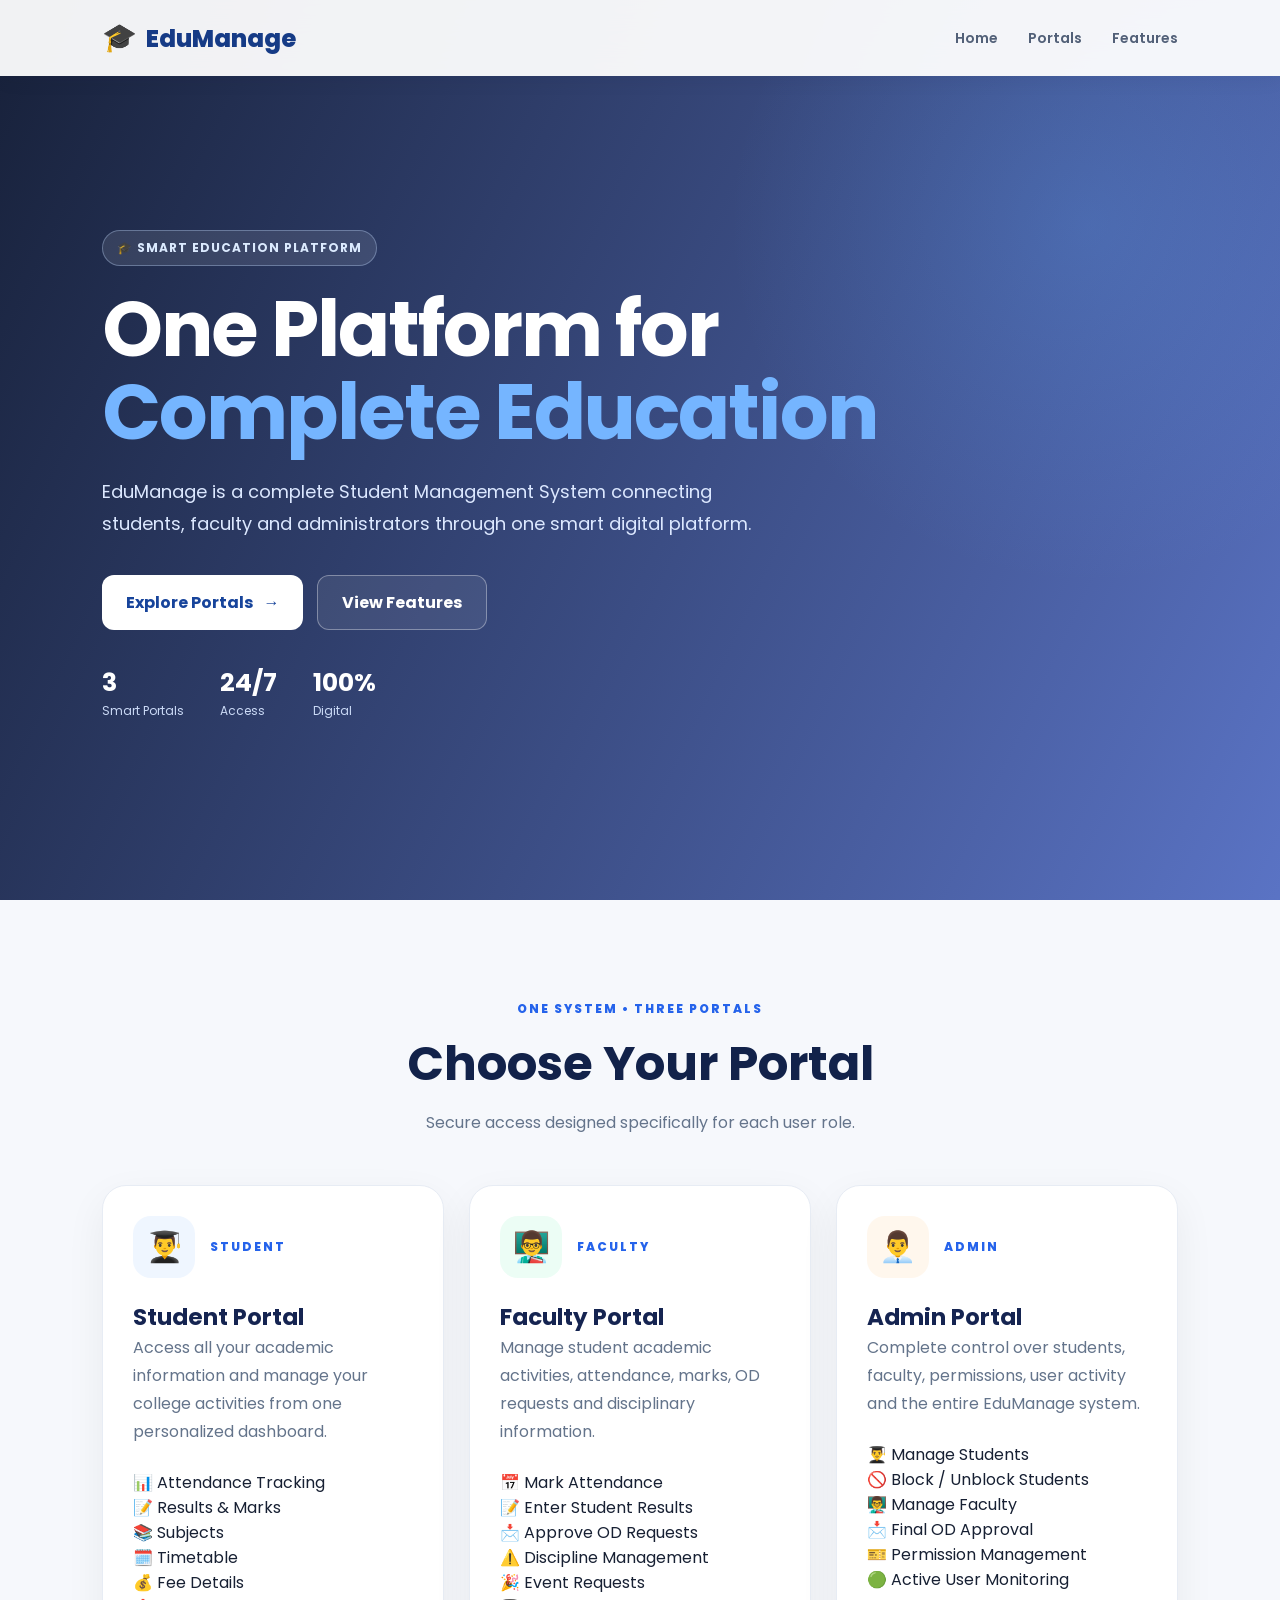
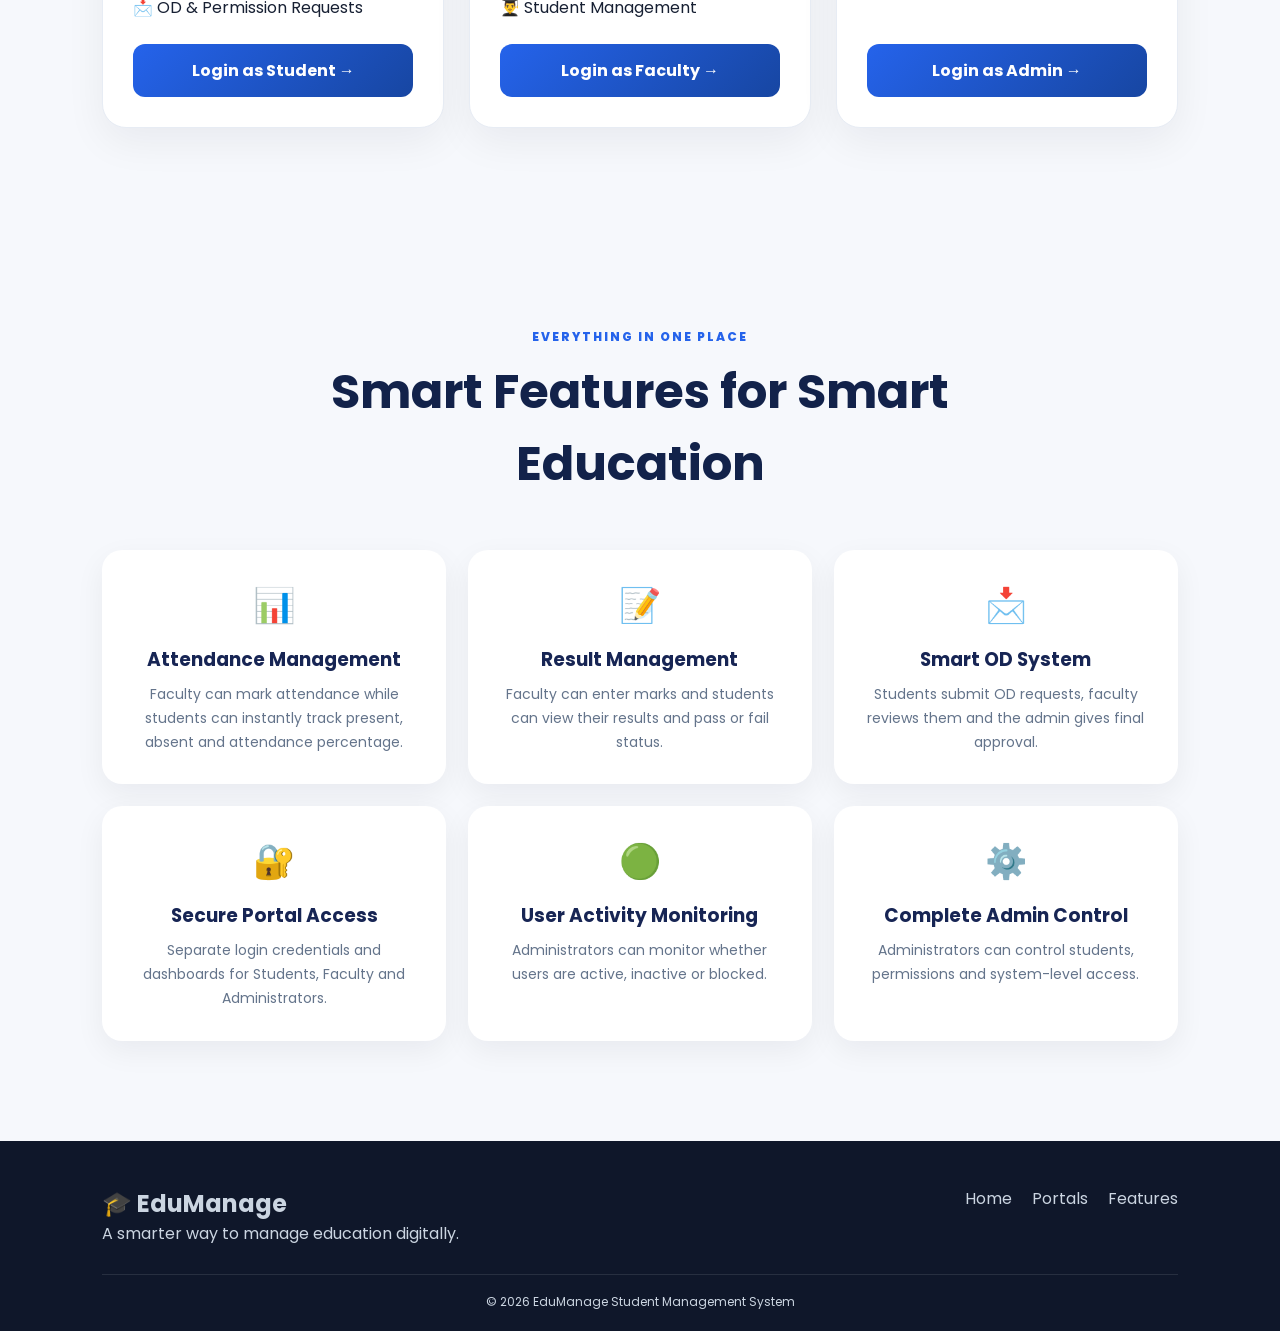
<file: index.html>
<!DOCTYPE html>

<html lang="en">

<head>


<meta charset="UTF-8">

<meta
    name="viewport"
    content="width=device-width, initial-scale=1.0"
>

<title>EduManage | Student Management System</title>

<link
    rel="stylesheet"
    href="style.css"
>

<link
    rel="preconnect"
    href="https://fonts.googleapis.com"
>

<link
    rel="preconnect"
    href="https://fonts.gstatic.com"
    crossorigin
>

<link
    href="https://fonts.googleapis.com/css2?family=Poppins:wght@300;400;500;600;700;800&display=swap"
    rel="stylesheet"
>


</head>

<body class="home-page">


<!-- ================= NAVBAR ================= -->

<nav class="navbar">

    <a
        href="index.html"
        class="logo"
    >

        <span class="logo-icon">
            🎓
        </span>

        <span>
            EduManage
        </span>

    </a>


    <div class="nav-links">

        <a href="#home">
            Home
        </a>

        <a href="#portals">
            Portals
        </a>

        <a href="#features">
            Features
        </a>

    </div>

</nav>



<!-- ================= HERO ================= -->

<section
    class="hero"
    id="home"
>

    <div class="hero-overlay"></div>


    <div class="hero-content">

        <div class="hero-badge">

            🎓 SMART EDUCATION PLATFORM

        </div>


        <h1>

            One Platform for

            <span>
                Complete Education
            </span>

        </h1>


        <p>

            EduManage is a complete Student Management
            System connecting students, faculty and
            administrators through one smart digital platform.

        </p>


        <div class="hero-buttons">

            <a
                href="#portals"
                class="primary-btn"
            >

                Explore Portals
                <span>→</span>

            </a>


            <a
                href="#features"
                class="secondary-btn"
            >

                View Features

            </a>

        </div>


        <div class="hero-stats">

            <div>

                <strong>
                    3
                </strong>

                <span>
                    Smart Portals
                </span>

            </div>


            <div>

                <strong>
                    24/7
                </strong>

                <span>
                    Access
                </span>

            </div>


            <div>

                <strong>
                    100%
                </strong>

                <span>
                    Digital
                </span>

            </div>

        </div>

    </div>

</section>



<!-- ================= PORTALS ================= -->

<section
    class="portal-section"
    id="portals"
>

    <div class="section-title">

        <p>
            ONE SYSTEM • THREE PORTALS
        </p>

        <h2>
            Choose Your Portal
        </h2>

        <span>

            Secure access designed specifically
            for each user role.

        </span>

    </div>



    <div class="portal-container">


        <!-- STUDENT PORTAL -->

        <div class="portal-card student-card">

            <div class="portal-card-top">

                <div class="portal-icon">

                    👨‍🎓

                </div>


                <div class="portal-tag">

                    STUDENT

                </div>

            </div>


            <h2>
                Student Portal
            </h2>


            <p>

                Access all your academic information
                and manage your college activities
                from one personalized dashboard.

            </p>


            <div class="portal-features">

                <div>
                    📊 Attendance Tracking
                </div>

                <div>
                    📝 Results & Marks
                </div>

                <div>
                    📚 Subjects
                </div>

                <div>
                    🗓️ Timetable
                </div>

                <div>
                    💰 Fee Details
                </div>

                <div>
                    📩 OD & Permission Requests
                </div>

            </div>


            <button
                class="portal-btn"
                onclick="window.location.href='student-login.html'"
            >

                Login as Student
                <span>→</span>

            </button>

        </div>



        <!-- FACULTY PORTAL -->

        <div class="portal-card faculty-card">

            <div class="portal-card-top">

                <div class="portal-icon">

                    👨‍🏫

                </div>


                <div class="portal-tag">

                    FACULTY

                </div>

            </div>


            <h2>
                Faculty Portal
            </h2>


            <p>

                Manage student academic activities,
                attendance, marks, OD requests and
                disciplinary information.

            </p>


            <div class="portal-features">

                <div>
                    📅 Mark Attendance
                </div>

                <div>
                    📝 Enter Student Results
                </div>

                <div>
                    📩 Approve OD Requests
                </div>

                <div>
                    ⚠️ Discipline Management
                </div>

                <div>
                    🎉 Event Requests
                </div>

                <div>
                    👨‍🎓 Student Management
                </div>

            </div>


            <button
                class="portal-btn"
                onclick="window.location.href='faculty-login.html'"
            >

                Login as Faculty
                <span>→</span>

            </button>

        </div>



        <!-- ADMIN PORTAL -->

        <div class="portal-card admin-card">

            <div class="portal-card-top">

                <div class="portal-icon">

                    👨‍💼

                </div>


                <div class="portal-tag">

                    ADMIN

                </div>

            </div>


            <h2>
                Admin Portal
            </h2>


            <p>

                Complete control over students,
                faculty, permissions, user activity
                and the entire EduManage system.

            </p>


            <div class="portal-features">

                <div>
                    👨‍🎓 Manage Students
                </div>

                <div>
                    🚫 Block / Unblock Students
                </div>

                <div>
                    👨‍🏫 Manage Faculty
                </div>

                <div>
                    📩 Final OD Approval
                </div>

                <div>
                    🎫 Permission Management
                </div>

                <div>
                    🟢 Active User Monitoring
                </div>

            </div>


            <button
                class="portal-btn"
                onclick="window.location.href='admin-login.html'"
            >

                Login as Admin
                <span>→</span>

            </button>

        </div>

    </div>

</section>



<!-- ================= FEATURES ================= -->

<section
    class="features-section"
    id="features"
>

    <div class="section-title">

        <p>
            EVERYTHING IN ONE PLACE
        </p>

        <h2>
            Smart Features for Smart Education
        </h2>

    </div>


    <div class="features-grid">


        <div class="feature-box">

            <div class="feature-icon">

                📊

            </div>

            <h3>
                Attendance Management
            </h3>

            <p>

                Faculty can mark attendance while
                students can instantly track present,
                absent and attendance percentage.

            </p>

        </div>


        <div class="feature-box">

            <div class="feature-icon">

                📝

            </div>

            <h3>
                Result Management
            </h3>

            <p>

                Faculty can enter marks and students
                can view their results and pass or
                fail status.

            </p>

        </div>


        <div class="feature-box">

            <div class="feature-icon">

                📩

            </div>

            <h3>
                Smart OD System
            </h3>

            <p>

                Students submit OD requests,
                faculty reviews them and the admin
                gives final approval.

            </p>

        </div>


        <div class="feature-box">

            <div class="feature-icon">

                🔐

            </div>

            <h3>
                Secure Portal Access
            </h3>

            <p>

                Separate login credentials and
                dashboards for Students, Faculty
                and Administrators.

            </p>

        </div>


        <div class="feature-box">

            <div class="feature-icon">

                🟢

            </div>

            <h3>
                User Activity Monitoring
            </h3>

            <p>

                Administrators can monitor whether
                users are active, inactive or blocked.

            </p>

        </div>


        <div class="feature-box">

            <div class="feature-icon">

                ⚙️

            </div>

            <h3>
                Complete Admin Control
            </h3>

            <p>

                Administrators can control students,
                permissions and system-level access.

            </p>

        </div>

    </div>

</section>



<!-- ================= FOOTER ================= -->

<footer class="main-footer">

    <div class="footer-content">

        <div>

            <h2>
                🎓 EduManage
            </h2>

            <p>

                A smarter way to manage
                education digitally.

            </p>

        </div>


        <div class="footer-links">

            <a href="#home">
                Home
            </a>

            <a href="#portals">
                Portals
            </a>

            <a href="#features">
                Features
            </a>

        </div>

    </div>


    <div class="footer-bottom">

        © 2026 EduManage Student Management System

    </div>

</footer>



<script src="script.js"></script>


</body>

</html>
</file>
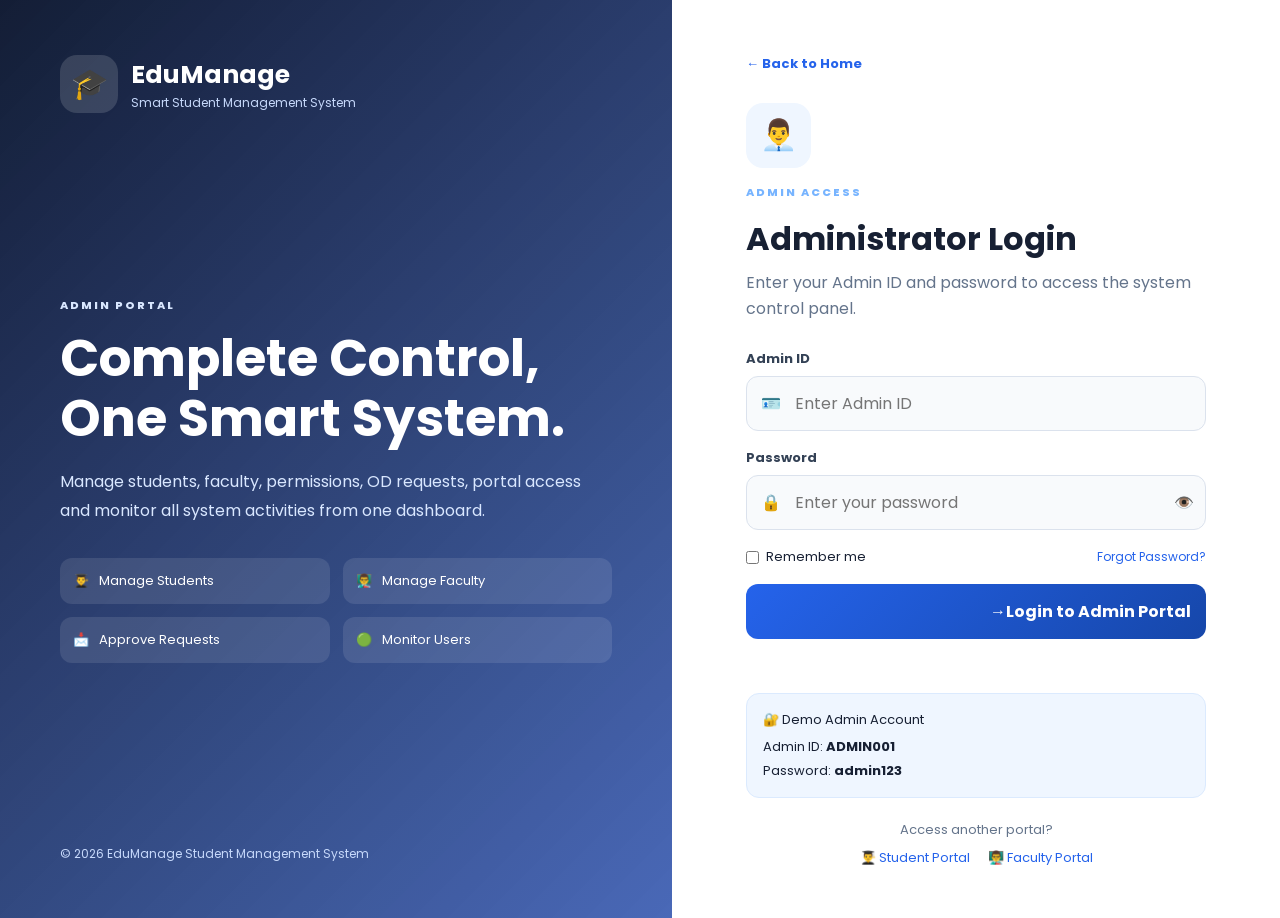
<file: admin-dashboard.html>
<!DOCTYPE html>

<html lang="en">

<head>


<meta charset="UTF-8">

<meta
    name="viewport"
    content="width=device-width, initial-scale=1.0"
>

<title>Admin Dashboard | EduManage</title>

<link
    rel="stylesheet"
    href="style.css"
>

<link
    rel="preconnect"
    href="https://fonts.googleapis.com"
>

<link
    rel="preconnect"
    href="https://fonts.gstatic.com"
    crossorigin
>

<link
    href="https://fonts.googleapis.com/css2?family=Poppins:wght@300;400;500;600;700;800&display=swap"
    rel="stylesheet"
>


</head>

<body class="dashboard-page">

<div class="dashboard-layout">


<!-- ================= SIDEBAR ================= -->

<aside class="sidebar">


    <div class="sidebar-logo">

        🎓 EduManage

    </div>


    <div class="sidebar-profile">

        <h3>
            Administrator
        </h3>

        <p>
            System Control Panel
        </p>

    </div>


    <div class="admin-menu">


        <button
            class="admin-active"
            onclick="showAdminSection('admin-home', this)"
        >
            🏠 Dashboard
        </button>


        <button
            onclick="showAdminSection('admin-students', this)"
        >
            👨‍🎓 Manage Students
        </button>


        <button
            onclick="showAdminSection('admin-faculty', this)"
        >
            👨‍🏫 Manage Faculty
        </button>


        <button
            onclick="showAdminSection('admin-od', this)"
        >
            📩 OD Requests
        </button>


        <button
            onclick="showAdminSection('admin-permission', this)"
        >
            🎫 Permission Requests
        </button>


        <button
            onclick="showAdminSection('admin-events', this)"
        >
            🎉 Event Requests
        </button>


        <button
            onclick="showAdminSection('admin-discipline', this)"
        >
            ⚠️ Discipline Issues
        </button>


        <button
            onclick="showAdminSection('admin-users', this)"
        >
            🟢 Active Users
        </button>


        <button
            class="logout-btn"
            onclick="logoutUser()"
        >
            🚪 Logout
        </button>


    </div>


</aside>



<!-- ================= MAIN CONTENT ================= -->

<main class="dashboard-main">


    <!-- ================= HEADER ================= -->

    <div class="dashboard-header">


        <div>

            <h1>
                Admin Dashboard
            </h1>

            <p>
                Complete control over the EduManage system.
            </p>

        </div>


        <div class="dashboard-user">

            👨‍💼 Administrator

        </div>


    </div>



    <!-- ================= DASHBOARD HOME ================= -->

    <section
        id="admin-home"
        class="admin-section"
        style="display: block;"
    >


        <div class="section-heading">

            <p>
                SYSTEM OVERVIEW
            </p>

            <h2>
                Welcome, Administrator
            </h2>

        </div>


        <div class="dashboard-grid">


            <div class="stat-card">

                <p>
                    👨‍🎓 Total Students
                </p>

                <h2 id="adminStudentCount">
                    1
                </h2>

            </div>


            <div class="stat-card">

                <p>
                    👨‍🏫 Total Faculty
                </p>

                <h2>
                    1
                </h2>

            </div>


            <div class="stat-card">

                <p>
                    📩 Pending OD Requests
                </p>

                <h2 id="adminPendingOD">
                    0
                </h2>

            </div>


            <div class="stat-card">

                <p>
                    🟢 Active Users
                </p>

                <h2 id="activeUserCount">
                    0
                </h2>

            </div>


        </div>


        <br>


        <div class="content-card">


            <div class="section-heading">

                <p>
                    ADMINISTRATION
                </p>

                <h2>
                    System Control
                </h2>

            </div>


            <p>
                Use this administration portal to manage students,
                faculty, requests, permissions, events, disciplinary
                issues and user access.
            </p>


            <br>


            <p>
                You can also block a student account. A blocked student
                will not be able to log in to the Student Portal.
            </p>


        </div>


    </section>



    <!-- ================= MANAGE STUDENTS ================= -->

    <section
        id="admin-students"
        class="admin-section"
    >


        <div class="section-heading">

            <p>
                STUDENT MANAGEMENT
            </p>

            <h2>
                Manage Students
            </h2>

        </div>


        <div class="content-card">


            <div class="table-container">


                <table>


                    <thead>

                        <tr>

                            <th>Student ID</th>
                            <th>Name</th>
                            <th>Department</th>
                            <th>Year</th>
                            <th>Portal Status</th>
                            <th>Action</th>

                        </tr>

                    </thead>


                    <tbody id="adminStudentsTable">

                        <!-- Students load here -->

                    </tbody>


                </table>


            </div>


        </div>


    </section>



    <!-- ================= MANAGE FACULTY ================= -->

    <section
        id="admin-faculty"
        class="admin-section"
    >


        <div class="section-heading">

            <p>
                FACULTY MANAGEMENT
            </p>

            <h2>
                Manage Faculty
            </h2>

        </div>


        <div class="content-card">


            <div class="table-container">


                <table>


                    <thead>

                        <tr>

                            <th>Faculty ID</th>
                            <th>Name</th>
                            <th>Department</th>
                            <th>Portal Status</th>

                        </tr>

                    </thead>


                    <tbody>

                        <tr>

                            <td>FAC001</td>
                            <td>Faculty Member</td>
                            <td>CSE</td>
                            <td>
                                <span class="status-approved">
                                    Active
                                </span>
                            </td>

                        </tr>


                    </tbody>


                </table>


            </div>


        </div>


    </section>



    <!-- ================= OD REQUESTS ================= -->

    <section
        id="admin-od"
        class="admin-section"
    >


        <div class="section-heading">

            <p>
                ON DUTY MANAGEMENT
            </p>

            <h2>
                OD Requests
            </h2>

        </div>


        <div id="adminODRequests">

            <!-- OD requests load here -->

        </div>


    </section>



    <!-- ================= PERMISSION REQUESTS ================= -->

    <section
        id="admin-permission"
        class="admin-section"
    >


        <div class="section-heading">

            <p>
                STUDENT REQUESTS
            </p>

            <h2>
                Permission Requests
            </h2>

        </div>


        <div id="adminPermissionRequests">

            <!-- Permission requests load here -->

        </div>


    </section>



    <!-- ================= EVENT REQUESTS ================= -->

    <section
        id="admin-events"
        class="admin-section"
    >


        <div class="section-heading">

            <p>
                EVENT MANAGEMENT
            </p>

            <h2>
                Faculty Event Requests
            </h2>

        </div>


        <div id="adminEventRequests">

            <!-- Event requests load here -->

        </div>


    </section>



    <!-- ================= DISCIPLINE ISSUES ================= -->

    <section
        id="admin-discipline"
        class="admin-section"
    >


        <div class="section-heading">

            <p>
                STUDENT DISCIPLINE
            </p>

            <h2>
                Discipline Reports
            </h2>

        </div>


        <div id="adminDisciplineReports">

            <!-- Discipline reports load here -->

        </div>


    </section>



    <!-- ================= ACTIVE USERS ================= -->

    <section
        id="admin-users"
        class="admin-section"
    >


        <div class="section-heading">

            <p>
                USER ACTIVITY
            </p>

            <h2>
                Active / Inactive Users
            </h2>

        </div>


        <div class="content-card">


            <div class="table-container">


                <table>


                    <thead>

                        <tr>

                            <th>User</th>
                            <th>User ID</th>
                            <th>Role</th>
                            <th>Status</th>

                        </tr>

                    </thead>


                    <tbody id="userStatusTable">

                        <!-- User activity loads here -->

                    </tbody>


                </table>


            </div>


        </div>


    </section>


</main>


</div>

<script src="script.js"></script>

</body>

</html>
</file>
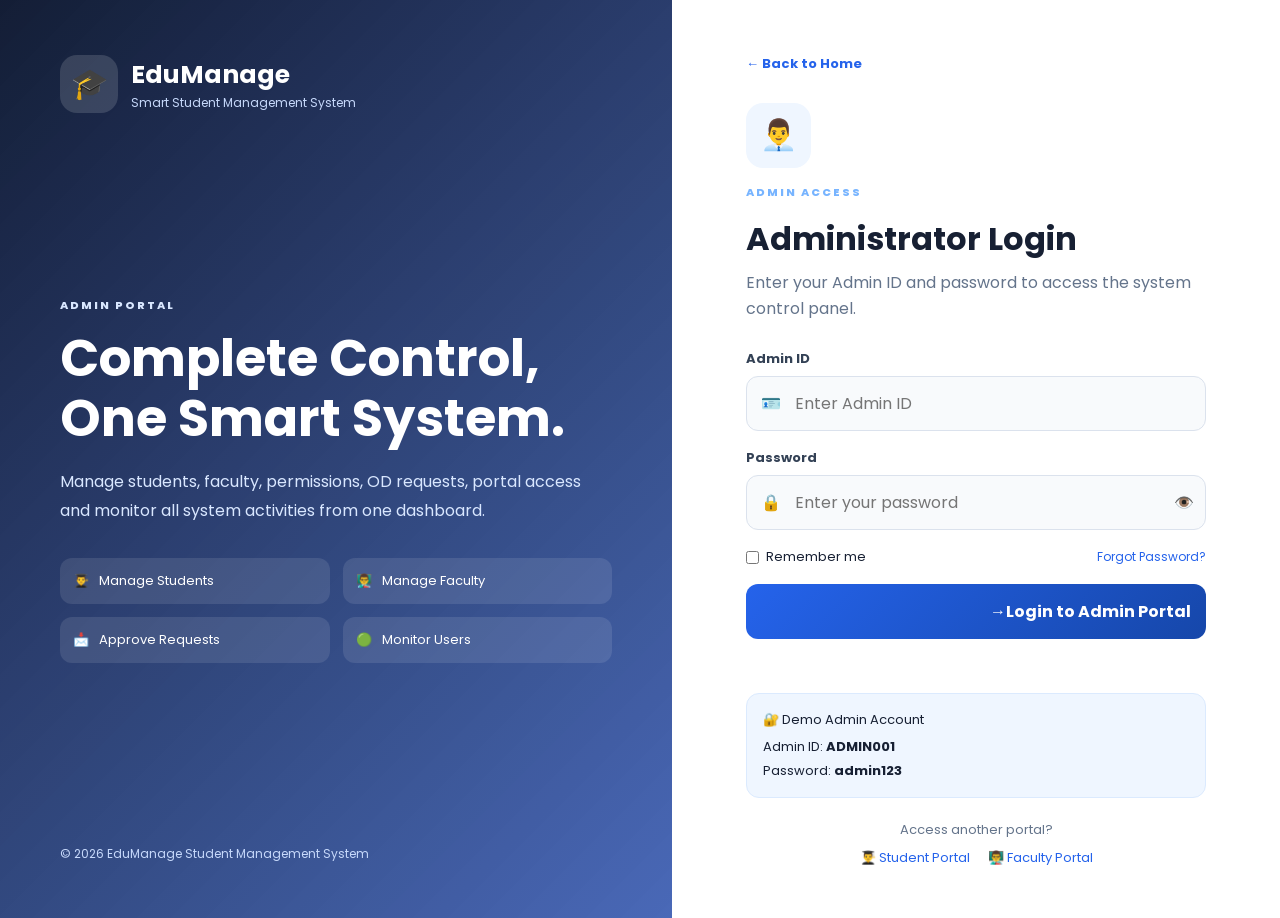
<file: admin-login.html>
<!DOCTYPE html>

<html lang="en">

<head>


<meta charset="UTF-8">

<meta
    name="viewport"
    content="width=device-width, initial-scale=1.0"
>

<title>Admin Login | EduManage</title>

<link
    rel="stylesheet"
    href="style.css"
>

<link
    rel="preconnect"
    href="https://fonts.googleapis.com"
>

<link
    rel="preconnect"
    href="https://fonts.gstatic.com"
    crossorigin
>

<link
    href="https://fonts.googleapis.com/css2?family=Poppins:wght@300;400;500;600;700;800&display=swap"
    rel="stylesheet"
>


</head>

<body class="login-page">


<div class="modern-login-container">


    <!-- LEFT SIDE -->

    <div class="login-info-panel">


        <div class="login-brand">

            <div class="brand-icon">
                🎓
            </div>

            <div>

                <h1>EduManage</h1>

                <p>
                    Smart Student Management System
                </p>

            </div>

        </div>


        <div class="login-info-content">


            <p class="portal-label">
                ADMIN PORTAL
            </p>


            <h2>
                Complete Control,
                <br>
                One Smart System.
            </h2>


            <p>
                Manage students, faculty, permissions,
                OD requests, portal access and monitor
                all system activities from one dashboard.
            </p>


            <div class="login-features">

                <div>
                    <span>👨‍🎓</span>
                    <p>Manage Students</p>
                </div>

                <div>
                    <span>👨‍🏫</span>
                    <p>Manage Faculty</p>
                </div>

                <div>
                    <span>📩</span>
                    <p>Approve Requests</p>
                </div>

                <div>
                    <span>🟢</span>
                    <p>Monitor Users</p>
                </div>

            </div>


        </div>


        <div class="login-footer-text">

            © 2026 EduManage Student Management System

        </div>


    </div>



    <!-- RIGHT SIDE -->

    <div class="login-form-panel">


        <div class="login-form-container">


            <a
                href="index.html"
                class="back-home"
            >
                ← Back to Home
            </a>


            <div class="login-heading">


                <div class="login-avatar">
                    👨‍💼
                </div>


                <p class="portal-label">
                    ADMIN ACCESS
                </p>


                <h2>
                    Administrator Login
                </h2>


                <p>
                    Enter your Admin ID and password
                    to access the system control panel.
                </p>


            </div>



            <!-- LOGIN FORM -->

            <div class="modern-login-form">


                <label for="adminId">
                    Admin ID
                </label>


                <div class="input-wrapper">

                    <span>
                        🪪
                    </span>


                    <input
                        type="text"
                        id="adminId"
                        placeholder="Enter Admin ID"
                        autocomplete="username"
                    >

                </div>



                <label for="adminPassword">
                    Password
                </label>


                <div class="input-wrapper">

                    <span>
                        🔒
                    </span>


                    <input
                        type="password"
                        id="adminPassword"
                        placeholder="Enter your password"
                        autocomplete="current-password"
                    >


                    <button
                        type="button"
                        class="show-password"
                        onclick="toggleAdminPassword()"
                    >
                        👁️
                    </button>

                </div>



                <div class="login-options">


                    <label class="remember-me">

                        <input
                            type="checkbox"
                            id="rememberAdmin"
                        >

                        <span>
                            Remember me
                        </span>

                    </label>


                    <a
                        href="#"
                        onclick="forgotAdminPassword(); return false;"
                    >
                        Forgot Password?
                    </a>

                </div>



                <button
                    type="button"
                    class="modern-login-btn"
                    onclick="adminLogin()"
                >

                    <span>
                        Login to Admin Portal
                    </span>

                    <span>
                        →
                    </span>

                </button>


                <p
                    id="adminLoginMessage"
                    class="login-message"
                ></p>


            </div>



            <!-- DEMO LOGIN -->

            <div class="demo-login">


                <p>
                    🔐 Demo Admin Account
                </p>


                <div>

                    <span>
                        Admin ID:
                        <strong>ADMIN001</strong>
                    </span>


                    <span>
                        Password:
                        <strong>admin123</strong>
                    </span>

                </div>


            </div>



            <!-- OTHER PORTALS -->

            <div class="other-portals">


                <p>
                    Access another portal?
                </p>


                <div>

                    <a href="student-login.html">
                        👨‍🎓 Student Portal
                    </a>


                    <a href="faculty-login.html">
                        👨‍🏫 Faculty Portal
                    </a>

                </div>


            </div>


        </div>


    </div>


</div>


<script src="script.js"></script>


</body>

</html>
</file>
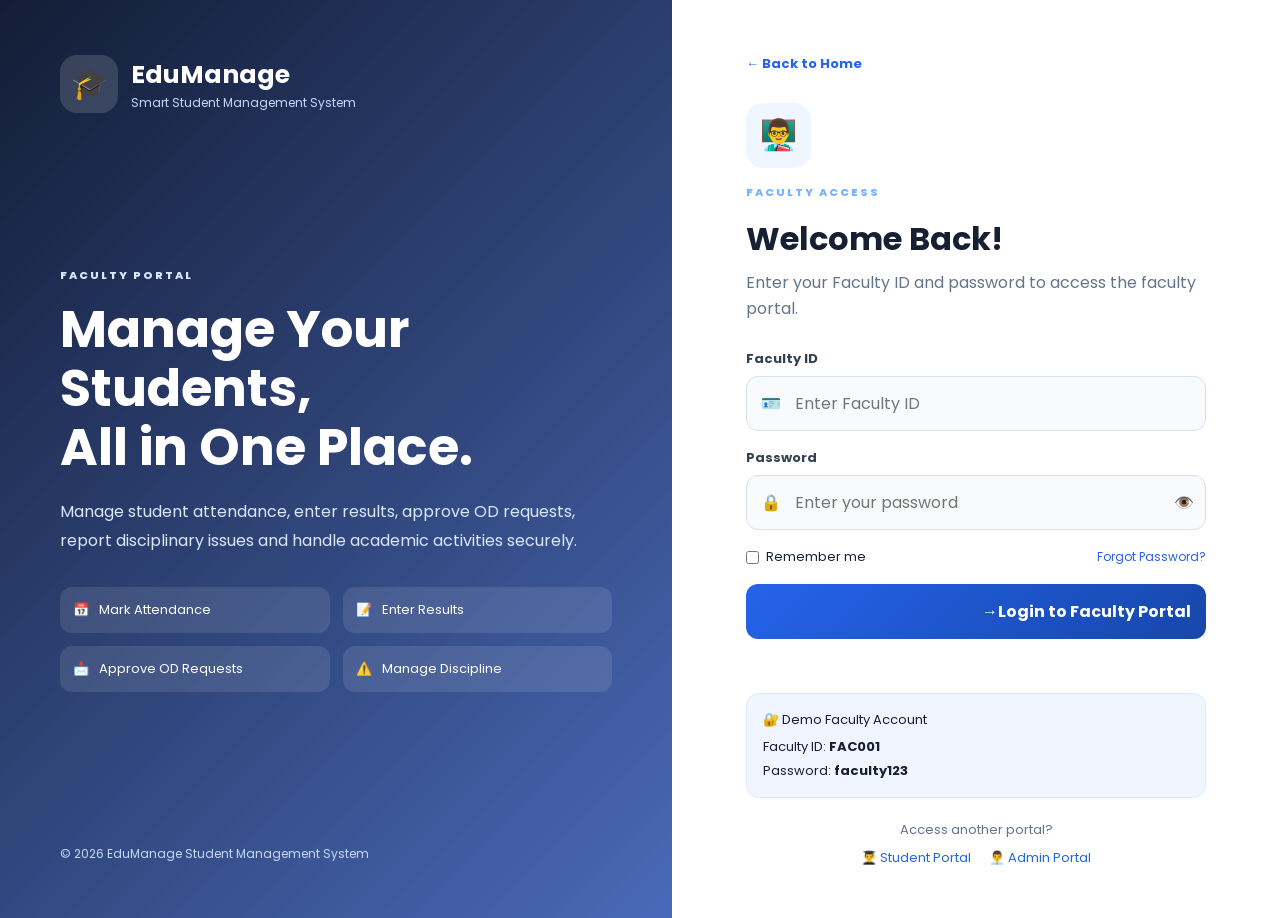
<file: faculty-dashboard.html>
<!DOCTYPE html>

<html lang="en">

<head>


<meta charset="UTF-8">

<meta
    name="viewport"
    content="width=device-width, initial-scale=1.0"
>

<title>Faculty Dashboard | EduManage</title>

<link
    rel="stylesheet"
    href="style.css"
>

<link
    rel="preconnect"
    href="https://fonts.googleapis.com"
>

<link
    rel="preconnect"
    href="https://fonts.gstatic.com"
    crossorigin
>

<link
    href="https://fonts.googleapis.com/css2?family=Poppins:wght@300;400;500;600;700&display=swap"
    rel="stylesheet"
>


</head>

<body class="dashboard-page">

<div class="dashboard-layout">


<!-- ================= SIDEBAR ================= -->

<aside class="sidebar">


    <div class="sidebar-logo">

        🎓 EduManage

    </div>


    <div class="sidebar-profile">

        <h3>
            Faculty Portal
        </h3>

        <p>
            Academic Management
        </p>

    </div>


    <div class="faculty-menu">


        <button
            class="faculty-active"
            onclick="showFacultySection('faculty-home', this)"
        >
            🏠 Dashboard
        </button>


        <button
            onclick="showFacultySection('faculty-attendance', this)"
        >
            📅 Mark Attendance
        </button>


        <button
            onclick="showFacultySection('faculty-results', this)"
        >
            📝 Enter Results
        </button>


        <button
            onclick="showFacultySection('faculty-od', this)"
        >
            📩 OD Requests
        </button>


        <button
            onclick="showFacultySection('faculty-discipline', this)"
        >
            ⚠️ Discipline Issues
        </button>


        <button
            onclick="showFacultySection('faculty-event', this)"
        >
            🎉 Event Permission
        </button>


        <button
            class="logout-btn"
            onclick="logoutUser()"
        >
            🚪 Logout
        </button>


    </div>


</aside>



<!-- ================= MAIN CONTENT ================= -->

<main class="dashboard-main">


    <!-- HEADER -->

    <div class="dashboard-header">


        <div>

            <h1>
                Faculty Dashboard
            </h1>

            <p>
                Manage your students and academic activities.
            </p>

        </div>


        <div>

            👨‍🏫 Faculty Portal

        </div>


    </div>



    <!-- ================= DASHBOARD HOME ================= -->

    <section
        id="faculty-home"
        class="faculty-section"
        style="display: block;"
    >


        <div class="section-heading">

            <p>
                OVERVIEW
            </p>

            <h2>
                Faculty Dashboard
            </h2>

        </div>


        <div class="dashboard-grid">


            <div class="stat-card">

                <p>
                    👨‍🎓 Total Students
                </p>

                <h2>
                    1
                </h2>

            </div>


            <div class="stat-card">

                <p>
                    📩 Pending OD
                </p>

                <h2 id="facultyPendingOD">
                    0
                </h2>

            </div>


            <div class="stat-card">

                <p>
                    📝 Results Entered
                </p>

                <h2>
                    0
                </h2>

            </div>


            <div class="stat-card">

                <p>
                    🟢 Portal Status
                </p>

                <h2>
                    Active
                </h2>

            </div>


        </div>


        <br>


        <div class="content-card">


            <div class="section-heading">

                <p>
                    QUICK INFORMATION
                </p>

                <h2>
                    Faculty Access
                </h2>

            </div>


            <p>
                From this portal you can mark student attendance,
                enter examination marks, approve or reject OD
                requests and report disciplinary issues.
            </p>


        </div>


    </section>



    <!-- ================= ATTENDANCE ================= -->

    <section
        id="faculty-attendance"
        class="faculty-section"
    >


        <div class="section-heading">

            <p>
                ATTENDANCE MANAGEMENT
            </p>

            <h2>
                Mark Student Attendance
            </h2>

        </div>


        <div class="content-card">


            <div class="form-card">


                <label for="attendanceStudent">

                    Select Student

                </label>


                <select id="attendanceStudent">

                    <option value="192411078">
                        192411078 - Mohammed Kalifa
                    </option>

                </select>


                <label for="attendanceDate">

                    Attendance Date

                </label>


                <input
                    type="date"
                    id="attendanceDate"
                >


                <label for="attendanceStatus">

                    Attendance Status

                </label>


                <select id="attendanceStatus">

                    <option value="Present">
                        Present
                    </option>

                    <option value="Absent">
                        Absent
                    </option>

                </select>


                <button
                    type="button"
                    class="primary-action-btn"
                    onclick="markAttendance()"
                >

                    📅 Save Attendance

                </button>


                <p id="attendanceMessage"></p>


            </div>


        </div>



        <br>


        <div class="content-card">


            <h3>
                Attendance Records
            </h3>


            <br>


            <div
                id="facultyAttendanceRecords"
            >

                <!-- Attendance records appear here -->

            </div>


        </div>


    </section>



    <!-- ================= RESULTS ================= -->

    <section
        id="faculty-results"
        class="faculty-section"
    >


        <div class="section-heading">

            <p>
                EXAMINATION MANAGEMENT
            </p>

            <h2>
                Enter Student Result
            </h2>

        </div>


        <div class="content-card">


            <div class="form-card">


                <label for="resultStudent">

                    Select Student

                </label>


                <select id="resultStudent">

                    <option value="192411078">
                        192411078 - Mohammed Kalifa
                    </option>

                </select>


                <label for="resultSubject">

                    Select Subject

                </label>


                <select id="resultSubject">

                    <option value="Artificial Intelligence">
                        Artificial Intelligence
                    </option>

                    <option value="DBMS">
                        Database Management Systems
                    </option>

                    <option value="Computer Networks">
                        Computer Networks
                    </option>

                    <option value="Software Engineering">
                        Software Engineering
                    </option>

                    <option value="Operating Systems">
                        Operating Systems
                    </option>

                    <option value="Web Technologies">
                        Web Technologies
                    </option>

                </select>


                <label for="studentMarks">

                    Marks

                </label>


                <input
                    type="number"
                    id="studentMarks"
                    placeholder="Enter marks"
                    min="0"
                    max="100"
                >


                <button
                    type="button"
                    class="primary-action-btn"
                    onclick="submitResult()"
                >

                    📝 Publish Result

                </button>


                <p id="resultMessage"></p>


            </div>


        </div>


    </section>



    <!-- ================= OD REQUESTS ================= -->

    <section
        id="faculty-od"
        class="faculty-section"
    >


        <div class="section-heading">

            <p>
                ON DUTY MANAGEMENT
            </p>

            <h2>
                Student OD Requests
            </h2>

        </div>


        <div
            id="facultyODRequests"
        >

            <!-- OD requests appear here -->

        </div>


    </section>



    <!-- ================= DISCIPLINE ================= -->

    <section
        id="faculty-discipline"
        class="faculty-section"
    >


        <div class="section-heading">

            <p>
                STUDENT DISCIPLINE
            </p>

            <h2>
                Report Discipline Issue
            </h2>

        </div>


        <div class="content-card">


            <div class="form-card">


                <label for="disciplineStudent">

                    Select Student

                </label>


                <select id="disciplineStudent">

                    <option value="192411078">
                        192411078 - Mohammed Kalifa
                    </option>

                </select>


                <label for="disciplineIssue">

                    Discipline Issue

                </label>


                <textarea
                    id="disciplineIssue"
                    rows="6"
                    placeholder="Describe the disciplinary issue..."
                ></textarea>


                <button
                    type="button"
                    class="primary-action-btn"
                    onclick="submitDisciplineIssue()"
                >

                    ⚠️ Submit Report

                </button>


                <p id="disciplineMessage"></p>


            </div>


        </div>


    </section>



    <!-- ================= EVENT PERMISSION ================= -->

    <section
        id="faculty-event"
        class="faculty-section"
    >


        <div class="section-heading">

            <p>
                EVENT MANAGEMENT
            </p>

            <h2>
                Request Event Permission
            </h2>

        </div>


        <div class="content-card">


            <div class="form-card">


                <label for="eventName">

                    Event Name

                </label>


                <input
                    type="text"
                    id="eventName"
                    placeholder="Enter event name"
                >


                <label for="eventDate">

                    Event Date

                </label>


                <input
                    type="date"
                    id="eventDate"
                >


                <label for="eventDescription">

                    Event Description

                </label>


                <textarea
                    id="eventDescription"
                    rows="6"
                    placeholder="Describe the event and request..."
                ></textarea>


                <button
                    type="button"
                    class="primary-action-btn"
                    onclick="submitEventRequest()"
                >

                    🎉 Send Permission Request

                </button>


                <p id="eventMessage"></p>


            </div>


        </div>


    </section>


</main>


</div>

<script src="script.js"></script>

</body>

</html>
</file>
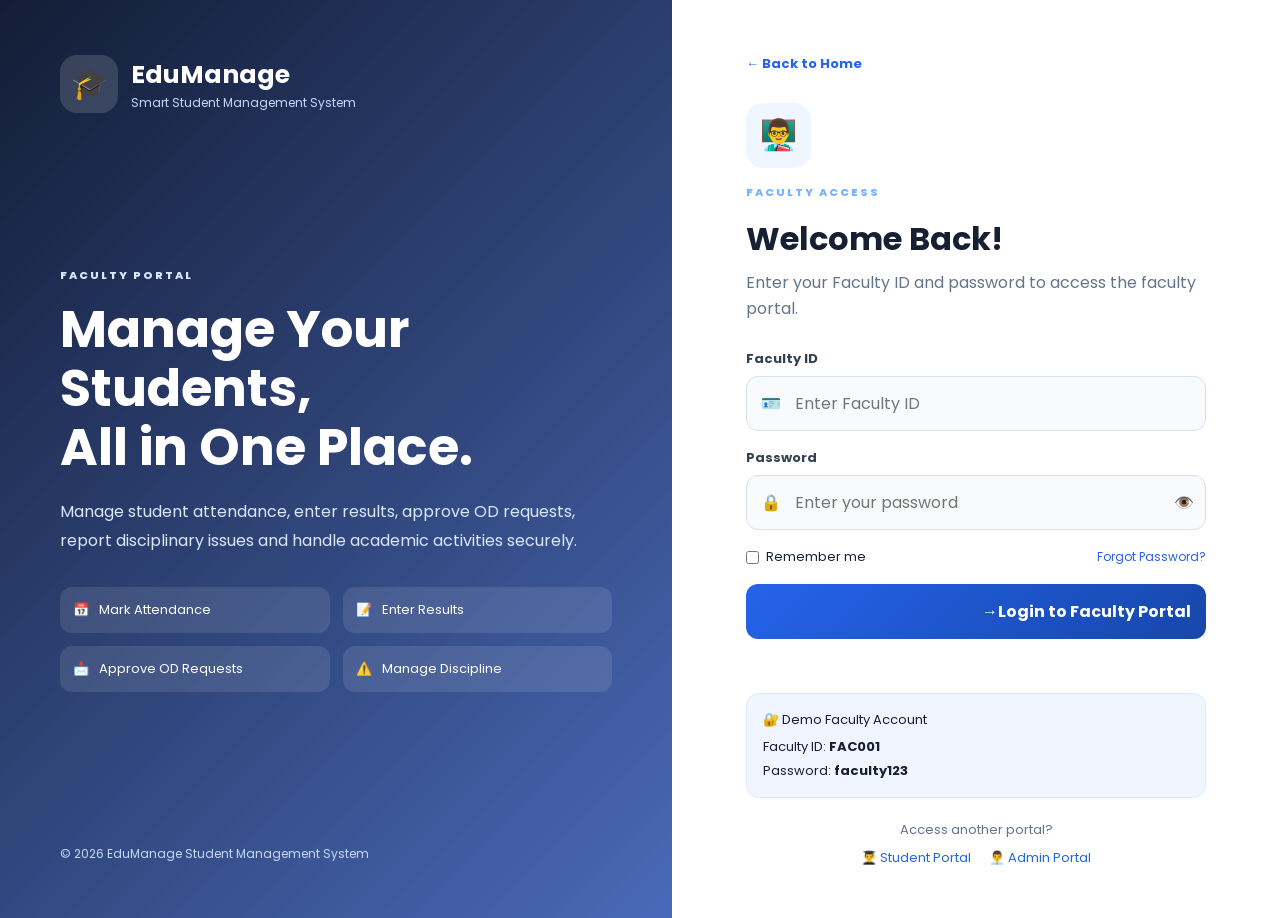
<file: faculty-login.html>
<!DOCTYPE html>

<html lang="en">

<head>


<meta charset="UTF-8">

<meta
    name="viewport"
    content="width=device-width, initial-scale=1.0"
>

<title>Faculty Login | EduManage</title>

<link
    rel="stylesheet"
    href="style.css"
>

<link
    rel="preconnect"
    href="https://fonts.googleapis.com"
>

<link
    rel="preconnect"
    href="https://fonts.gstatic.com"
    crossorigin
>

<link
    href="https://fonts.googleapis.com/css2?family=Poppins:wght@300;400;500;600;700;800&display=swap"
    rel="stylesheet"
>


</head>

<body class="login-page">


<div class="modern-login-container">


    <!-- LEFT SIDE -->

    <div class="login-info-panel">


        <div class="login-brand">

            <div class="brand-icon">
                🎓
            </div>

            <div>

                <h1>EduManage</h1>

                <p>
                    Smart Student Management System
                </p>

            </div>

        </div>


        <div class="login-info-content">


            <p class="portal-label">
                FACULTY PORTAL
            </p>


            <h2>
                Manage Your Students,
                <br>
                All in One Place.
            </h2>


            <p>
                Manage student attendance, enter results,
                approve OD requests, report disciplinary issues
                and handle academic activities securely.
            </p>


            <div class="login-features">

                <div>
                    <span>📅</span>
                    <p>Mark Attendance</p>
                </div>

                <div>
                    <span>📝</span>
                    <p>Enter Results</p>
                </div>

                <div>
                    <span>📩</span>
                    <p>Approve OD Requests</p>
                </div>

                <div>
                    <span>⚠️</span>
                    <p>Manage Discipline</p>
                </div>

            </div>


        </div>


        <div class="login-footer-text">

            © 2026 EduManage Student Management System

        </div>


    </div>



    <!-- RIGHT SIDE -->

    <div class="login-form-panel">


        <div class="login-form-container">


            <a
                href="index.html"
                class="back-home"
            >
                ← Back to Home
            </a>


            <div class="login-heading">


                <div class="login-avatar">
                    👨‍🏫
                </div>


                <p class="portal-label">
                    FACULTY ACCESS
                </p>


                <h2>
                    Welcome Back!
                </h2>


                <p>
                    Enter your Faculty ID and password
                    to access the faculty portal.
                </p>


            </div>



            <!-- LOGIN FORM -->

            <div class="modern-login-form">


                <label for="facultyId">
                    Faculty ID
                </label>


                <div class="input-wrapper">

                    <span>
                        🪪
                    </span>


                    <input
                        type="text"
                        id="facultyId"
                        placeholder="Enter Faculty ID"
                        autocomplete="username"
                    >

                </div>



                <label for="facultyPassword">
                    Password
                </label>


                <div class="input-wrapper">

                    <span>
                        🔒
                    </span>


                    <input
                        type="password"
                        id="facultyPassword"
                        placeholder="Enter your password"
                        autocomplete="current-password"
                    >


                    <button
                        type="button"
                        class="show-password"
                        onclick="toggleFacultyPassword()"
                    >
                        👁️
                    </button>

                </div>



                <div class="login-options">


                    <label class="remember-me">

                        <input
                            type="checkbox"
                            id="rememberFaculty"
                        >

                        <span>
                            Remember me
                        </span>

                    </label>


                    <a
                        href="#"
                        onclick="forgotFacultyPassword(); return false;"
                    >
                        Forgot Password?
                    </a>

                </div>



                <button
                    type="button"
                    class="modern-login-btn"
                    onclick="facultyLogin()"
                >

                    <span>
                        Login to Faculty Portal
                    </span>

                    <span>
                        →
                    </span>

                </button>


                <p
                    id="facultyLoginMessage"
                    class="login-message"
                ></p>


            </div>



            <!-- DEMO LOGIN -->

            <div class="demo-login">


                <p>
                    🔐 Demo Faculty Account
                </p>


                <div>

                    <span>
                        Faculty ID:
                        <strong>FAC001</strong>
                    </span>


                    <span>
                        Password:
                        <strong>faculty123</strong>
                    </span>

                </div>


            </div>



            <!-- OTHER PORTALS -->

            <div class="other-portals">


                <p>
                    Access another portal?
                </p>


                <div>

                    <a href="student-login.html">
                        👨‍🎓 Student Portal
                    </a>


                    <a href="admin-login.html">
                        👨‍💼 Admin Portal
                    </a>

                </div>


            </div>


        </div>


    </div>


</div>


<script src="script.js"></script>


</body>

</html>
</file>
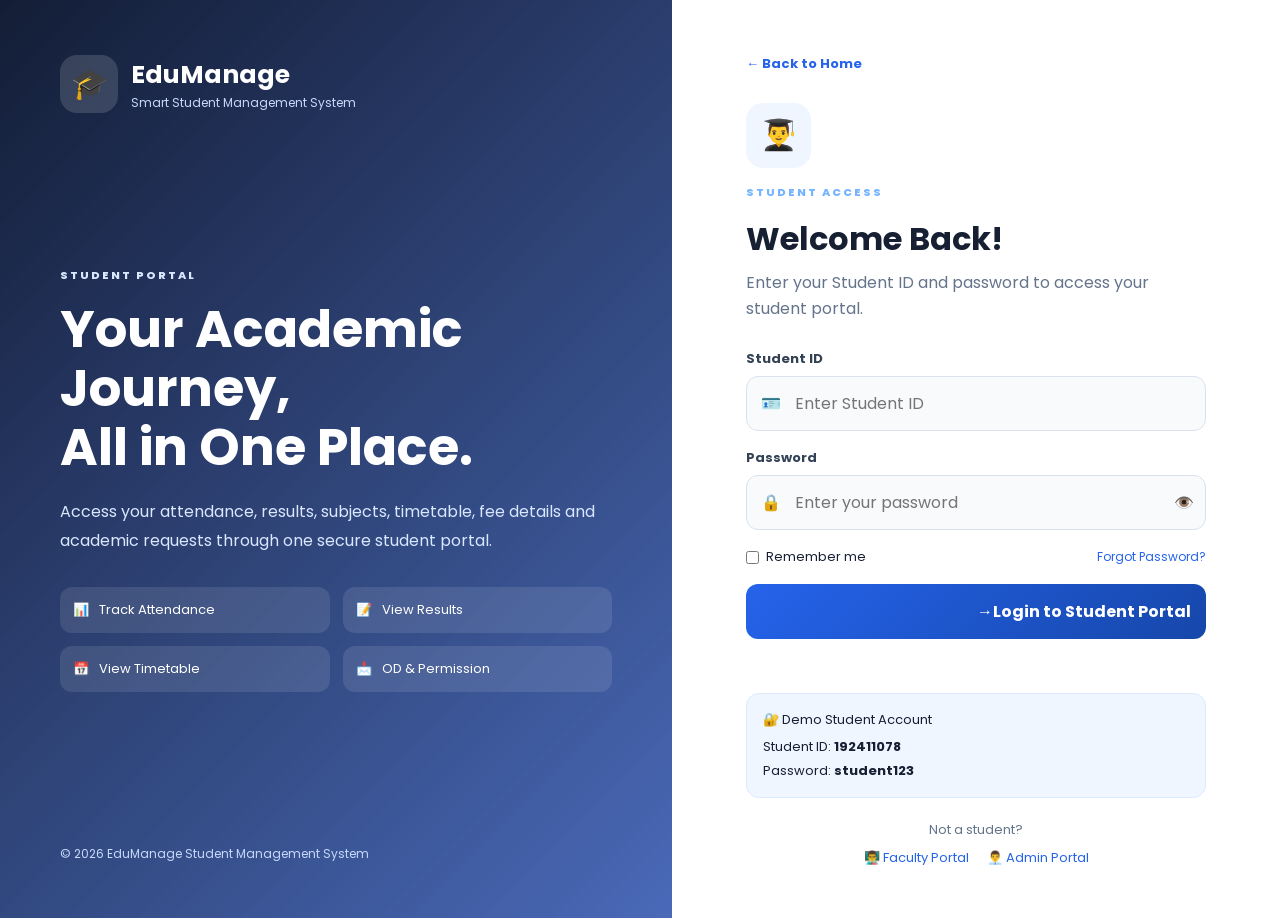
<file: student-dashboard.html>
<!DOCTYPE html>

<html lang="en">

<head>


<meta charset="UTF-8">

<meta
    name="viewport"
    content="width=device-width, initial-scale=1.0"
>

<title>Student Dashboard | EduManage</title>

<link
    rel="stylesheet"
    href="style.css"
>

<link
    rel="preconnect"
    href="https://fonts.googleapis.com"
>

<link
    rel="preconnect"
    href="https://fonts.gstatic.com"
    crossorigin
>

<link
    href="https://fonts.googleapis.com/css2?family=Poppins:wght@300;400;500;600;700&display=swap"
    rel="stylesheet"
>


</head>

<body class="dashboard-page">

<div class="dashboard-layout">


<!-- ================= SIDEBAR ================= -->

<aside class="sidebar">


    <div class="sidebar-logo">

        🎓 EduManage

    </div>


    <div class="sidebar-profile">

        <h3 id="studentName">
            Mohammed Kalifa
        </h3>

        <p>
            Student • CSE
        </p>

    </div>


    <div class="student-menu">


        <button
            class="student-active"
            onclick="showStudentSection('student-home', this)"
        >
            🏠 Dashboard
        </button>


        <button
            onclick="showStudentSection('student-subjects', this)"
        >
            📚 Subjects
        </button>


        <button
            onclick="showStudentSection('student-timetable', this)"
        >
            🗓️ Timetable
        </button>


        <button
            onclick="showStudentSection('student-results', this)"
        >
            📝 Results
        </button>


        <button
            onclick="showStudentSection('student-attendance', this)"
        >
            📊 Attendance
        </button>


        <button
            onclick="showStudentSection('student-fees', this)"
        >
            💰 Fee Details
        </button>


        <button
            onclick="showStudentSection('od-request', this)"
        >
            📩 OD Request
        </button>


        <button
            onclick="showStudentSection('permission-request', this)"
        >
            🎫 Permission Request
        </button>


        <button
            class="logout-btn"
            onclick="logoutUser()"
        >
            🚪 Logout
        </button>


    </div>


</aside>



<!-- ================= MAIN CONTENT ================= -->

<main class="dashboard-main">


    <!-- HEADER -->

    <div class="dashboard-header">

        <div>

            <h1>
                Student Dashboard
            </h1>

            <p>
                Welcome back! Manage your academic information.
            </p>

        </div>


        <div>

            👨‍🎓 Student Portal

        </div>

    </div>



    <!-- ================= HOME ================= -->

    <section
        id="student-home"
        class="student-section"
        style="display: block;"
    >


        <div id="todayODAlert"></div>


        <div class="section-heading">

            <p>
                OVERVIEW
            </p>

            <h2>
                Academic Summary
            </h2>

        </div>


        <div class="dashboard-grid">


            <div class="stat-card">

                <p>
                    📊 Attendance
                </p>

                <h2 id="attendancePercentage">
                    85%
                </h2>

            </div>


            <div class="stat-card">

                <p>
                    📚 Subjects
                </p>

                <h2>
                    6
                </h2>

            </div>


            <div class="stat-card">

                <p>
                    📝 Latest Result
                </p>

                <h2 id="latestResult">
                    PASS
                </h2>

            </div>


            <div class="stat-card">

                <p>
                    💰 Fee Status
                </p>

                <h2>
                    Paid
                </h2>

            </div>


        </div>


        <br>


        <div class="content-card">

            <div class="section-heading">

                <p>
                    STUDENT INFORMATION
                </p>

                <h2>
                    My Profile
                </h2>

            </div>


            <p><strong>Student ID:</strong> 192411078</p>

            <br>

            <p><strong>Name:</strong> Mohammed Kalifa</p>

            <br>

            <p><strong>Department:</strong> Computer Science and Engineering</p>

            <br>

            <p><strong>Year:</strong> 3rd Year</p>

        </div>


    </section>



    <!-- ================= SUBJECTS ================= -->

    <section
        id="student-subjects"
        class="student-section"
    >


        <div class="section-heading">

            <p>
                ACADEMICS
            </p>

            <h2>
                My Subjects
            </h2>

        </div>


        <div class="content-card">


            <div class="table-container">

                <table>

                    <thead>

                        <tr>

                            <th>Subject Code</th>
                            <th>Subject Name</th>
                            <th>Faculty</th>

                        </tr>

                    </thead>


                    <tbody>

                        <tr>
                            <td>CSA17</td>
                            <td>Artificial Intelligence</td>
                            <td>Faculty 1</td>
                        </tr>

                        <tr>
                            <td>CSA18</td>
                            <td>Database Management Systems</td>
                            <td>Faculty 2</td>
                        </tr>

                        <tr>
                            <td>CSA19</td>
                            <td>Computer Networks</td>
                            <td>Faculty 3</td>
                        </tr>

                        <tr>
                            <td>CSA20</td>
                            <td>Software Engineering</td>
                            <td>Faculty 4</td>
                        </tr>

                        <tr>
                            <td>CSA21</td>
                            <td>Operating Systems</td>
                            <td>Faculty 5</td>
                        </tr>

                        <tr>
                            <td>CSA22</td>
                            <td>Web Technologies</td>
                            <td>Faculty 6</td>
                        </tr>

                    </tbody>

                </table>

            </div>


        </div>


    </section>



    <!-- ================= TIMETABLE ================= -->

    <section
        id="student-timetable"
        class="student-section"
    >


        <div class="section-heading">

            <p>
                SCHEDULE
            </p>

            <h2>
                Class Timetable
            </h2>

        </div>


        <div class="content-card">


            <div class="table-container">

                <table>

                    <thead>

                        <tr>

                            <th>Day</th>
                            <th>9:00 - 10:00</th>
                            <th>10:00 - 11:00</th>
                            <th>11:15 - 12:15</th>
                            <th>1:00 - 2:00</th>
                            <th>2:00 - 3:00</th>

                        </tr>

                    </thead>


                    <tbody>

                        <tr>

                            <td>Monday</td>
                            <td>Artificial Intelligence</td>
                            <td>DBMS</td>
                            <td>Computer Networks</td>
                            <td>Lunch</td>
                            <td>Web Technologies</td>

                        </tr>


                        <tr>

                            <td>Tuesday</td>
                            <td>Operating Systems</td>
                            <td>Artificial Intelligence</td>
                            <td>Software Engineering</td>
                            <td>Lunch</td>
                            <td>DBMS</td>

                        </tr>


                        <tr>

                            <td>Wednesday</td>
                            <td>Computer Networks</td>
                            <td>Web Technologies</td>
                            <td>Artificial Intelligence</td>
                            <td>Lunch</td>
                            <td>Operating Systems</td>

                        </tr>


                        <tr>

                            <td>Thursday</td>
                            <td>DBMS</td>
                            <td>Software Engineering</td>
                            <td>Computer Networks</td>
                            <td>Lunch</td>
                            <td>Artificial Intelligence</td>

                        </tr>


                        <tr>

                            <td>Friday</td>
                            <td>Web Technologies</td>
                            <td>Operating Systems</td>
                            <td>DBMS</td>
                            <td>Lunch</td>
                            <td>Software Engineering</td>

                        </tr>

                    </tbody>

                </table>

            </div>


        </div>


    </section>



    <!-- ================= RESULTS ================= -->

    <section
        id="student-results"
        class="student-section"
    >


        <div class="section-heading">

            <p>
                EXAMINATION
            </p>

            <h2>
                My Results
            </h2>

        </div>


        <div class="content-card">


            <div class="table-container">

                <table>

                    <thead>

                        <tr>

                            <th>Subject</th>
                            <th>Marks</th>
                            <th>Result</th>

                        </tr>

                    </thead>


                    <tbody id="studentResultsTable">


                        <tr>
                            <td>Artificial Intelligence</td>
                            <td>85</td>
                            <td>PASS</td>
                        </tr>

                        <tr>
                            <td>DBMS</td>
                            <td>78</td>
                            <td>PASS</td>
                        </tr>

                        <tr>
                            <td>Computer Networks</td>
                            <td>72</td>
                            <td>PASS</td>
                        </tr>

                    </tbody>

                </table>

            </div>


        </div>


    </section>



    <!-- ================= ATTENDANCE ================= -->

    <section
        id="student-attendance"
        class="student-section"
    >


        <div class="section-heading">

            <p>
                ATTENDANCE
            </p>

            <h2>
                My Attendance
            </h2>

        </div>


        <div class="dashboard-grid">


            <div class="stat-card">

                <p>
                    Total Classes
                </p>

                <h2 id="totalClasses">
                    100
                </h2>

            </div>


            <div class="stat-card">

                <p>
                    Classes Attended
                </p>

                <h2 id="classesPresent">
                    85
                </h2>

            </div>


            <div class="stat-card">

                <p>
                    Classes Absent
                </p>

                <h2 id="classesAbsent">
                    15
                </h2>

            </div>


            <div class="stat-card">

                <p>
                    Attendance Percentage
                </p>

                <h2 id="attendancePercentageDetail">
                    85%
                </h2>

            </div>


        </div>


        <br>


        <div class="content-card">

            <p>

                Your attendance is calculated automatically
                based on the classes marked by your faculty.

            </p>

        </div>


    </section>



    <!-- ================= FEES ================= -->

    <section
        id="student-fees"
        class="student-section"
    >


        <div class="section-heading">

            <p>
                FINANCE
            </p>

            <h2>
                Fee Details
            </h2>

        </div>


        <div class="content-card">


            <div class="table-container">

                <table>

                    <thead>

                        <tr>

                            <th>Fee Type</th>
                            <th>Amount</th>
                            <th>Status</th>

                        </tr>

                    </thead>


                    <tbody>

                        <tr>
                            <td>Tuition Fee</td>
                            <td>₹1,12,500</td>
                            <td>Paid</td>
                        </tr>

                        <tr>
                            <td>Amenity Fee</td>
                            <td>₹2,00,000</td>
                            <td>Paid</td>
                        </tr>

                    </tbody>

                </table>

            </div>


        </div>


    </section>



    <!-- ================= OD REQUEST ================= -->

    <section
        id="od-request"
        class="student-section"
    >


        <div class="section-heading">

            <p>
                ON DUTY REQUEST
            </p>

            <h2>
                Apply for OD
            </h2>

        </div>


        <div class="form-card">


            <label for="odEvent">
                Event / Activity Name
            </label>


            <input
                type="text"
                id="odEvent"
                placeholder="Enter event name"
            >


            <label for="odDate">
                OD Date
            </label>


            <input
                type="date"
                id="odDate"
            >


            <label for="odReason">
                Reason
            </label>


            <textarea
                id="odReason"
                placeholder="Enter reason for OD"
                rows="5"
            ></textarea>


            <button
                type="button"
                class="primary-action-btn"
                onclick="submitOD()"
            >

                📩 Submit OD Request

            </button>


            <p id="odMessage"></p>


        </div>


        <br>


        <div class="section-heading">

            <p>
                MY REQUESTS
            </p>

            <h2>
                OD Request Status
            </h2>

        </div>


        <div id="studentODStatus">

            <!-- OD requests appear here -->

        </div>


    </section>



    <!-- ================= PERMISSION REQUEST ================= -->

    <section
        id="permission-request"
        class="student-section"
    >


        <div class="section-heading">

            <p>
                PERMISSION REQUEST
            </p>

            <h2>
                Request Permission
            </h2>

        </div>


        <div class="form-card">


            <label for="permissionTitle">
                Request Title
            </label>


            <input
                type="text"
                id="permissionTitle"
                placeholder="Example: College Event Permission"
            >


            <label for="permissionDate">
                Date
            </label>


            <input
                type="date"
                id="permissionDate"
            >


            <label for="permissionReason">
                Reason / Description
            </label>


            <textarea
                id="permissionReason"
                rows="5"
                placeholder="Enter your request details"
            ></textarea>


            <button
                type="button"
                class="primary-action-btn"
                onclick="submitPermission()"
            >

                🎫 Submit Permission Request

            </button>


            <p id="permissionMessage"></p>


        </div>


        <br>


        <div
            id="studentPermissionStatus"
        >

            <!-- Permission requests appear here -->

        </div>


    </section>


</main>


</div>

<script src="script.js"></script>

</body>

</html>
</file>
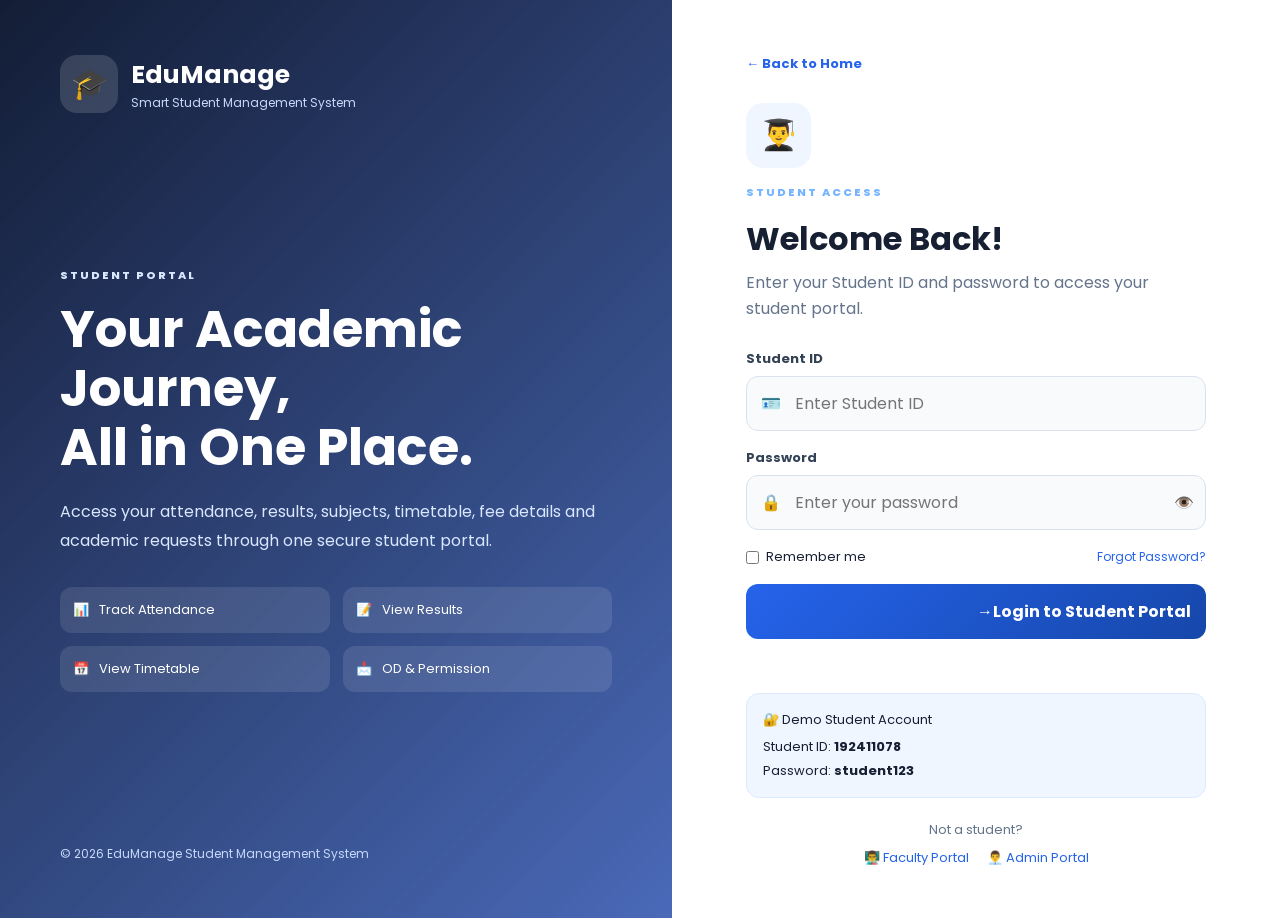
<file: student-login.html>
<!DOCTYPE html>

<html lang="en">

<head>


<meta charset="UTF-8">

<meta
    name="viewport"
    content="width=device-width, initial-scale=1.0"
>

<title>Student Login | EduManage</title>

<link
    rel="stylesheet"
    href="style.css"
>

<link
    rel="preconnect"
    href="https://fonts.googleapis.com"
>

<link
    rel="preconnect"
    href="https://fonts.gstatic.com"
    crossorigin
>

<link
    href="https://fonts.googleapis.com/css2?family=Poppins:wght@300;400;500;600;700;800&display=swap"
    rel="stylesheet"
>


</head>

<body class="login-page">


<div class="modern-login-container">


    <!-- LEFT SIDE -->

    <div class="login-info-panel">


        <div class="login-brand">

            <div class="brand-icon">
                🎓
            </div>


            <div>

                <h1>EduManage</h1>

                <p>
                    Smart Student Management System
                </p>

            </div>

        </div>



        <div class="login-info-content">


            <p class="portal-label">
                STUDENT PORTAL
            </p>


            <h2>
                Your Academic Journey,
                <br>
                All in One Place.
            </h2>


            <p>
                Access your attendance, results, subjects,
                timetable, fee details and academic requests
                through one secure student portal.
            </p>



            <div class="login-features">


                <div>
                    <span>📊</span>
                    <p>Track Attendance</p>
                </div>


                <div>
                    <span>📝</span>
                    <p>View Results</p>
                </div>


                <div>
                    <span>📅</span>
                    <p>View Timetable</p>
                </div>


                <div>
                    <span>📩</span>
                    <p>OD & Permission</p>
                </div>


            </div>


        </div>



        <div class="login-footer-text">

            © 2026 EduManage Student Management System

        </div>


    </div>



    <!-- RIGHT SIDE -->

    <div class="login-form-panel">


        <div class="login-form-container">


            <a
                href="index.html"
                class="back-home"
            >

                ← Back to Home

            </a>



            <div class="login-heading">


                <div class="login-avatar">
                    👨‍🎓
                </div>


                <p class="portal-label">
                    STUDENT ACCESS
                </p>


                <h2>
                    Welcome Back!
                </h2>


                <p>
                    Enter your Student ID and password
                    to access your student portal.
                </p>


            </div>



            <!-- LOGIN FORM -->

            <div class="modern-login-form">


                <label for="studentId">

                    Student ID

                </label>


                <div class="input-wrapper">


                    <span>
                        🪪
                    </span>


                    <input
                        type="text"
                        id="studentId"
                        placeholder="Enter Student ID"
                        autocomplete="username"
                    >


                </div>



                <label for="studentPassword">

                    Password

                </label>


                <div class="input-wrapper">


                    <span>
                        🔒
                    </span>


                    <input
                        type="password"
                        id="studentPassword"
                        placeholder="Enter your password"
                        autocomplete="current-password"
                    >


                    <button
                        type="button"
                        class="show-password"
                        onclick="toggleStudentPassword()"
                    >

                        👁️

                    </button>


                </div>



                <div class="login-options">


                    <label class="remember-me">

                        <input
                            type="checkbox"
                            id="rememberStudent"
                        >

                        <span>
                            Remember me
                        </span>

                    </label>


                    <a
                        href="#"
                        onclick="forgotStudentPassword(); return false;"
                    >

                        Forgot Password?

                    </a>


                </div>



                <button
                    type="button"
                    class="modern-login-btn"
                    onclick="studentLogin()"
                >

                    <span>
                        Login to Student Portal
                    </span>

                    <span>
                        →
                    </span>

                </button>



                <p
                    id="studentLoginMessage"
                    class="login-message"
                ></p>


            </div>



            <!-- DEMO LOGIN -->

            <div class="demo-login">


                <p>
                    🔐 Demo Student Account
                </p>


                <div>

                    <span>
                        Student ID:
                        <strong>192411078</strong>
                    </span>


                    <span>
                        Password:
                        <strong>student123</strong>
                    </span>

                </div>


            </div>



            <!-- OTHER PORTALS -->

            <div class="other-portals">


                <p>
                    Not a student?
                </p>


                <div>


                    <a href="faculty-login.html">

                        👨‍🏫 Faculty Portal

                    </a>


                    <a href="admin-login.html">

                        👨‍💼 Admin Portal

                    </a>


                </div>


            </div>


        </div>


    </div>


</div>



<script src="script.js"></script>


</body>

</html>
</file>
<file: style.css>
/* ADVANCED EDUMANAGE UI — compatible with existing HTML */
*{box-sizing:border-box;margin:0;padding:0}
html{scroll-behavior:smooth}
body{font-family:"Poppins",Arial,sans-serif;background:#f4f7fb;color:#172033}
a{text-decoration:none;color:inherit} button,input,textarea,select{font:inherit} button{cursor:pointer}

/* HOME */
.home-page{background:#f6f8fc}
.navbar{height:76px;width:100%;padding:0 8%;position:fixed;top:0;z-index:1000;display:flex;align-items:center;justify-content:space-between;background:rgba(255,255,255,.94);backdrop-filter:blur(16px);box-shadow:0 2px 20px rgba(15,23,42,.07)}
.logo{display:flex;align-items:center;gap:9px;font-size:24px;font-weight:800;color:#163b86}.logo-icon{font-size:28px}
.nav-links{display:flex;gap:30px}.nav-links a{font-size:14px;font-weight:600;color:#526078}.nav-links a:hover{color:#2563eb}
.hero{min-height:100vh;padding:120px 8% 70px;display:flex;align-items:center;position:relative;background:linear-gradient(115deg,rgba(9,19,45,.94),rgba(30,64,175,.72)),url("https://images.unsplash.com/photo-1523050854058-8df90110c9f1?auto=format&fit=crop&w=1800&q=80") center/cover}.hero-overlay{position:absolute;inset:0;background:radial-gradient(circle at 85% 25%,rgba(96,165,250,.22),transparent 28%)}.hero-content{position:relative;z-index:1;max-width:780px;color:#fff}.hero-badge{display:inline-flex;padding:8px 14px;border:1px solid rgba(191,219,254,.35);border-radius:999px;background:rgba(255,255,255,.1);font-size:12px;font-weight:700;letter-spacing:1px;color:#dbeafe;margin-bottom:22px}.hero h1{font-size:clamp(46px,6vw,78px);line-height:1.08;letter-spacing:-2px;margin-bottom:22px}.hero h1 span{display:block;color:#75b5ff}.hero-content>p{max-width:650px;color:#dce8ff;font-size:18px;line-height:1.8}.hero-buttons{display:flex;gap:14px;margin:34px 0}.primary-btn,.secondary-btn{display:inline-flex;align-items:center;justify-content:center;gap:10px;padding:14px 24px;border-radius:12px;font-weight:700;transition:.25s}.primary-btn{border:0;background:#fff;color:#17449b}.secondary-btn{border:1px solid rgba(255,255,255,.35);color:#fff;background:rgba(255,255,255,.08)}.primary-btn:hover,.secondary-btn:hover{transform:translateY(-3px)}.hero-stats{display:flex;gap:36px}.hero-stats div{display:flex;flex-direction:column}.hero-stats strong{font-size:25px}.hero-stats span{font-size:12px;color:#cbdaf6}
.portal-section,.features-section{padding:100px 8%}.section-title{text-align:center;max-width:720px;margin:0 auto 50px}.section-title p,.portal-tag{font-size:12px;font-weight:800;letter-spacing:2px;color:#2563eb}.section-title h2{font-size:clamp(32px,4vw,48px);margin:10px 0;color:#12224a}.section-title span{color:#64748b}.portal-container{max-width:1300px;margin:auto;display:grid;grid-template-columns:repeat(3,1fr);gap:25px}.portal-card{min-height:500px;display:flex;flex-direction:column;padding:30px;border:1px solid #e7ecf4;border-radius:24px;background:#fff;box-shadow:0 14px 40px rgba(15,23,42,.06);transition:.3s}.portal-card:hover{transform:translateY(-8px);box-shadow:0 25px 55px rgba(15,23,42,.13)}.portal-card-top{display:flex;align-items:center;gap:15px;margin-bottom:22px}.portal-icon{width:62px;height:62px;display:grid;place-items:center;border-radius:18px;background:#eff6ff;font-size:30px}.faculty-card .portal-icon{background:#ecfdf5}.admin-card .portal-icon{background:#fff7ed}.portal-card h2{font-size:23px;color:#152451}.portal-card>p{color:#64748b;line-height:1.75}.portal-features{list-style:none;margin:24px 0;flex:1}.portal-features li{padding:9px 0;color:#475569;font-size:14px}.portal-btn,.primary-action-btn{width:100%;border:0;border-radius:12px;padding:14px;background:linear-gradient(135deg,#2563eb,#1746a2);color:#fff;font-weight:700}.features-grid{max-width:1200px;margin:auto;display:grid;grid-template-columns:repeat(3,1fr);gap:22px}.feature-box{padding:30px;border-radius:20px;background:#fff;box-shadow:0 10px 30px rgba(15,23,42,.06);text-align:center}.feature-icon{font-size:34px;margin-bottom:14px}.feature-box h3{color:#172554;margin-bottom:9px}.feature-box p{color:#64748b;font-size:14px;line-height:1.7}.main-footer{background:#0f172a;color:#cbd5e1;padding:45px 8% 20px}.footer-content{display:flex;justify-content:space-between;gap:30px}.footer-links{display:flex;gap:20px}.footer-bottom{text-align:center;margin-top:28px;padding-top:18px;border-top:1px solid rgba(255,255,255,.1);font-size:12px}

/* LOGIN */
.login-page{min-height:100vh}.modern-login-container{min-height:100vh;display:grid;grid-template-columns:1.05fr .95fr}.login-info-panel{padding:55px 9%;display:flex;flex-direction:column;justify-content:space-between;color:#fff;background:linear-gradient(135deg,rgba(10,20,45,.96),rgba(25,65,165,.78)),url("https://images.unsplash.com/photo-1523240795612-9a054b0db644?auto=format&fit=crop&w=1600&q=80") center/cover}.login-brand{display:flex;align-items:center;gap:13px}.brand-icon,.login-avatar{display:grid;place-items:center;border-radius:17px;font-size:30px}.brand-icon{width:58px;height:58px;background:rgba(255,255,255,.14)}.login-brand h1{font-size:25px}.login-brand p,.login-footer-text{font-size:12px;color:#c7d9fb}.portal-label{font-size:11px;font-weight:800;letter-spacing:2px;color:#77b4ff;margin-bottom:14px}.login-info-content h2{font-size:clamp(36px,4vw,54px);line-height:1.16;margin-bottom:20px}.login-info-content>p{color:#d9e7ff;line-height:1.8}.login-features{display:grid;grid-template-columns:repeat(2,1fr);gap:13px;margin-top:32px}.login-features div{display:flex;align-items:center;gap:10px;padding:13px;border-radius:12px;background:rgba(255,255,255,.1);font-size:13px}.login-form-panel{display:flex;align-items:center;justify-content:center;padding:50px;background:#fff}.login-form-container{width:100%;max-width:460px}.back-home{font-size:13px;font-weight:700;color:#2563eb}.login-heading{margin:28px 0}.login-avatar{width:65px;height:65px;background:#eff6ff;margin-bottom:16px}.login-heading h2{font-size:32px;margin:7px 0}.login-heading>p:last-child{color:#64748b;line-height:1.6}.modern-login-form>label{display:block;font-size:13px;font-weight:700;color:#334155;margin:17px 0 7px}.input-wrapper{position:relative;display:flex;align-items:center}.input-wrapper>span{position:absolute;left:15px}.input-wrapper input{width:100%;padding:14px 48px;border:1px solid #dbe2ed;border-radius:12px;background:#f8fafc;outline:none}.input-wrapper input:focus{border-color:#2563eb;background:#fff;box-shadow:0 0 0 4px rgba(37,99,235,.09)}.show-password{position:absolute;right:12px;border:0;background:transparent}.login-options{display:flex;align-items:center;justify-content:space-between;margin:17px 0}.remember-me{display:flex!important;align-items:center;gap:7px!important;margin:0!important;font-size:13px!important}.login-options a{font-size:12px;color:#2563eb}.modern-login-btn{width:100%;padding:15px;border:0;border-radius:12px;background:linear-gradient(135deg,#2563eb,#1647aa);color:#fff;font-weight:700}.modern-login-btn span{float:right}.login-message{text-align:center;min-height:20px;margin-top:12px;font-size:13px}.demo-login{margin-top:22px;padding:16px;border:1px solid #dbeafe;background:#eff6ff;border-radius:13px;font-size:13px}.demo-login div{display:flex;flex-direction:column;gap:4px;margin-top:7px}.other-portals{text-align:center;margin-top:22px;font-size:13px;color:#64748b}.other-portals div{display:flex;justify-content:center;gap:18px;margin-top:8px}.other-portals a{color:#2563eb}

/* DASHBOARD */
.dashboard-layout{min-height:100vh}.sidebar{position:fixed;left:0;top:0;width:265px;height:100vh;padding:22px 13px;background:linear-gradient(180deg,#0f172a,#172554);color:#fff;overflow-y:auto;z-index:20}.sidebar-logo{font-size:22px;font-weight:800;padding:10px 12px 24px;border-bottom:1px solid rgba(255,255,255,.12)}.sidebar-profile{padding:22px 12px 15px}.sidebar-profile h3{font-size:15px}.sidebar-profile p{font-size:12px;color:#a9b8d4;margin-top:4px}.student-menu button,.faculty-menu button,.admin-menu button{width:100%;display:block;text-align:left;border:0;background:transparent;color:#cbd5e1;padding:12px 14px;border-radius:10px;margin:3px 0;font-size:13px;transition:.2s}.student-menu button:hover,.faculty-menu button:hover,.admin-menu button:hover,.student-active,.faculty-active,.admin-active{background:rgba(59,130,246,.24)!important;color:#fff!important}.logout-btn{margin-top:20px!important;background:rgba(220,38,38,.18)!important;color:#fecaca!important}.dashboard-main{margin-left:265px;min-height:100vh;padding:32px;max-width:calc(100vw - 265px)}.dashboard-header{display:flex;justify-content:space-between;align-items:center;gap:20px;padding:23px 27px;background:#fff;border-radius:18px;box-shadow:0 8px 25px rgba(15,23,42,.05);margin-bottom:30px}.dashboard-header h1{font-size:28px;color:#12224a}.dashboard-header p{font-size:13px;color:#64748b;margin-top:5px}.dashboard-user{font-size:13px;color:#475569}.student-section,.faculty-section,.admin-section{display:none}.student-section.active,.faculty-section.active,.admin-section.active{display:block}.section-heading{margin-bottom:22px}.section-heading p{font-size:11px;font-weight:800;letter-spacing:1.8px;color:#2563eb}.section-heading h2{font-size:27px;color:#172554;margin-top:5px}.dashboard-grid{display:grid;grid-template-columns:repeat(auto-fit,minmax(210px,1fr));gap:18px;margin-bottom:26px}.stat-card{padding:23px;background:#fff;border:1px solid #e9eef5;border-radius:17px;box-shadow:0 8px 25px rgba(15,23,42,.045)}.stat-card h3{font-size:13px;color:#64748b;margin-bottom:8px}.stat-card h2,.stat-card .number{font-size:29px;color:#173f91}.content-card,.form-card{background:#fff;border:1px solid #e9eef5;border-radius:17px;box-shadow:0 8px 25px rgba(15,23,42,.045);padding:25px}.form-card{max-width:800px}.form-card label{display:block;font-size:13px;font-weight:700;margin:16px 0 7px}.form-card input,.form-card textarea,.form-card select{width:100%;padding:12px;border:1px solid #dbe2ed;border-radius:10px;background:#f8fafc;outline:none}.primary-action-btn{width:auto;margin-top:18px}.table-container{width:100%;overflow-x:auto;background:#fff;border-radius:17px;box-shadow:0 8px 25px rgba(15,23,42,.045)}table{width:100%;border-collapse:collapse;min-width:650px}th{background:#172554;color:#fff;text-align:left;padding:15px;font-size:12px}td{padding:15px;border-bottom:1px solid #edf1f6;font-size:13px;color:#475569}.status-approved{display:inline-block;padding:5px 9px;border-radius:999px;background:#dcfce7;color:#15803d;font-size:11px;font-weight:700}

@media(max-width:1000px){.portal-container,.features-grid{grid-template-columns:1fr 1fr}.modern-login-container{grid-template-columns:1fr}.login-info-panel{display:none}}
@media(max-width:760px){.navbar{padding:0 5%}.nav-links{display:none}.hero,.portal-section,.features-section{padding-left:5%;padding-right:5%}.portal-container,.features-grid{grid-template-columns:1fr}.hero-stats{gap:18px}.sidebar{position:relative;width:100%;height:auto}.dashboard-main{margin-left:0;max-width:100%;padding:18px}.dashboard-header{align-items:flex-start;flex-direction:column}.footer-content{flex-direction:column}.login-form-panel{padding:30px 20px}.login-features{grid-template-columns:1fr}.hero-buttons,.other-portals div{flex-direction:column;align-items:stretch}.dashboard-grid{grid-template-columns:1fr}}
</file>
